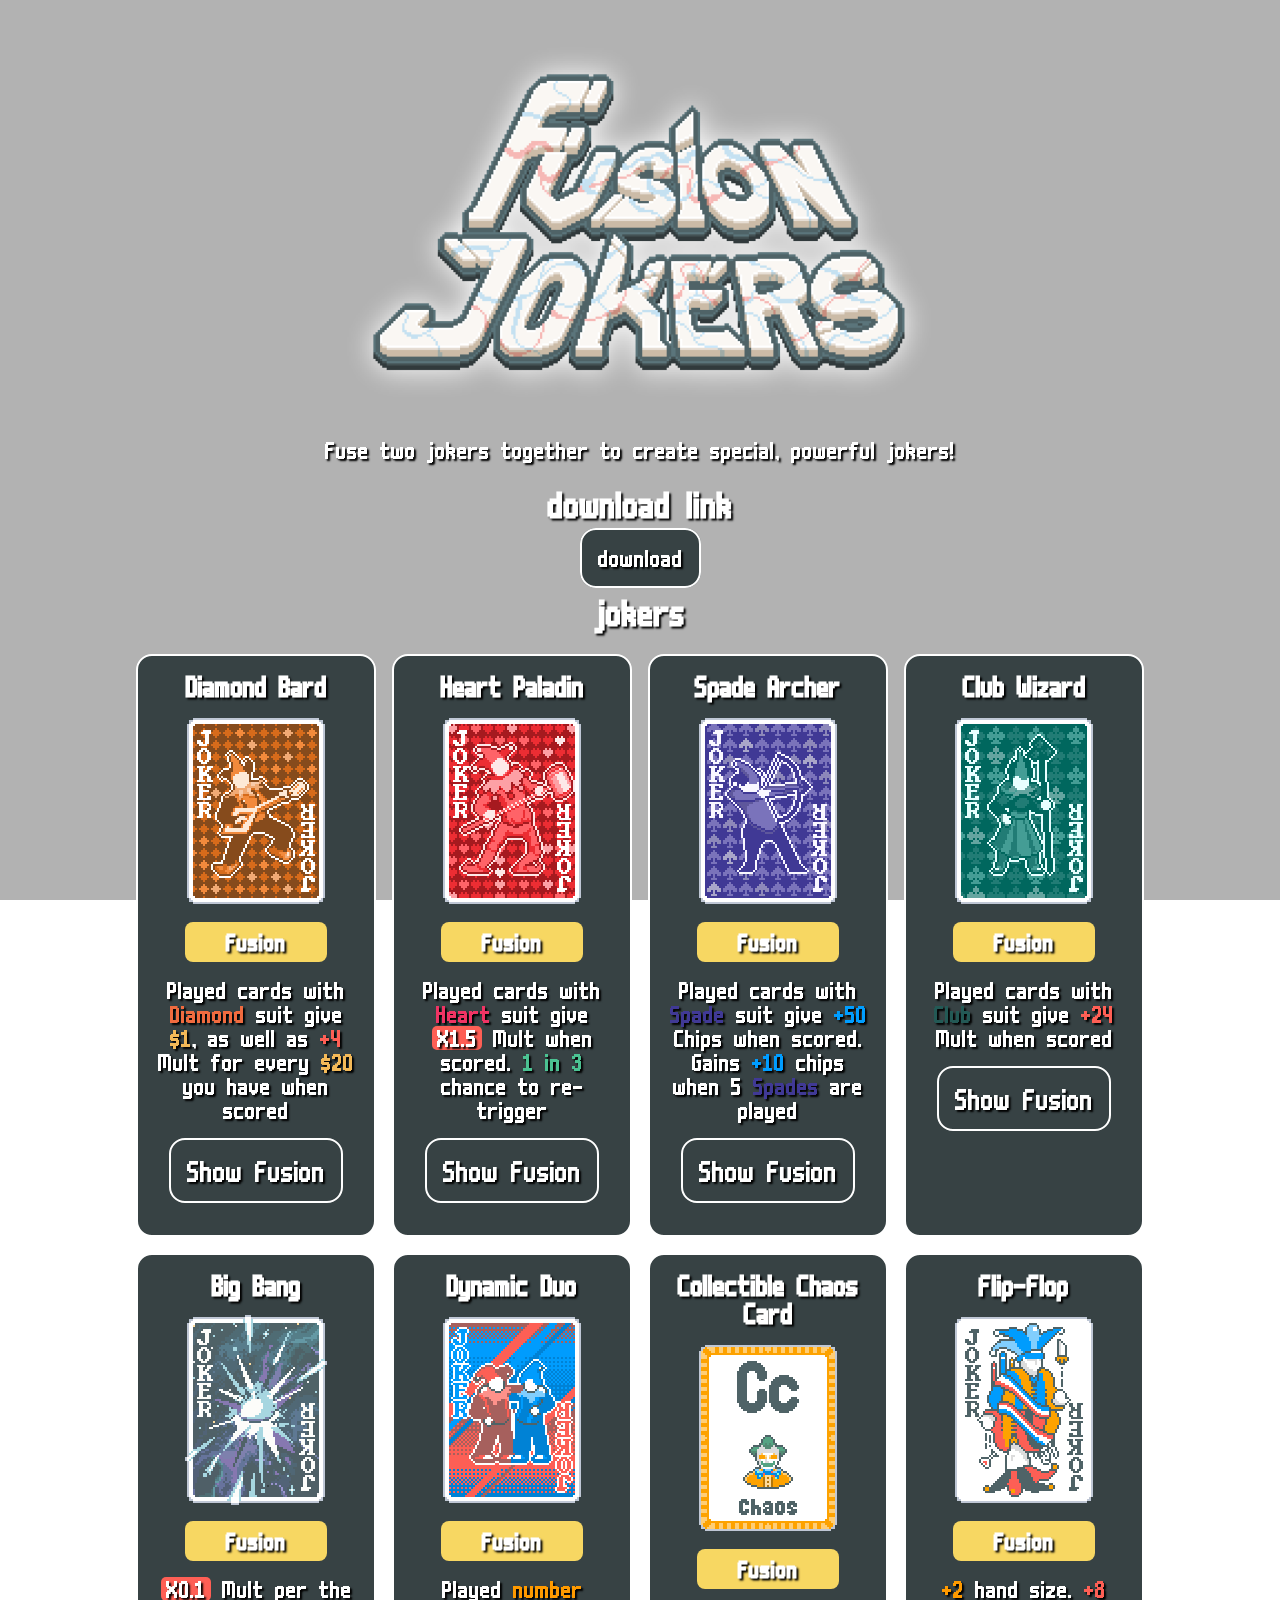
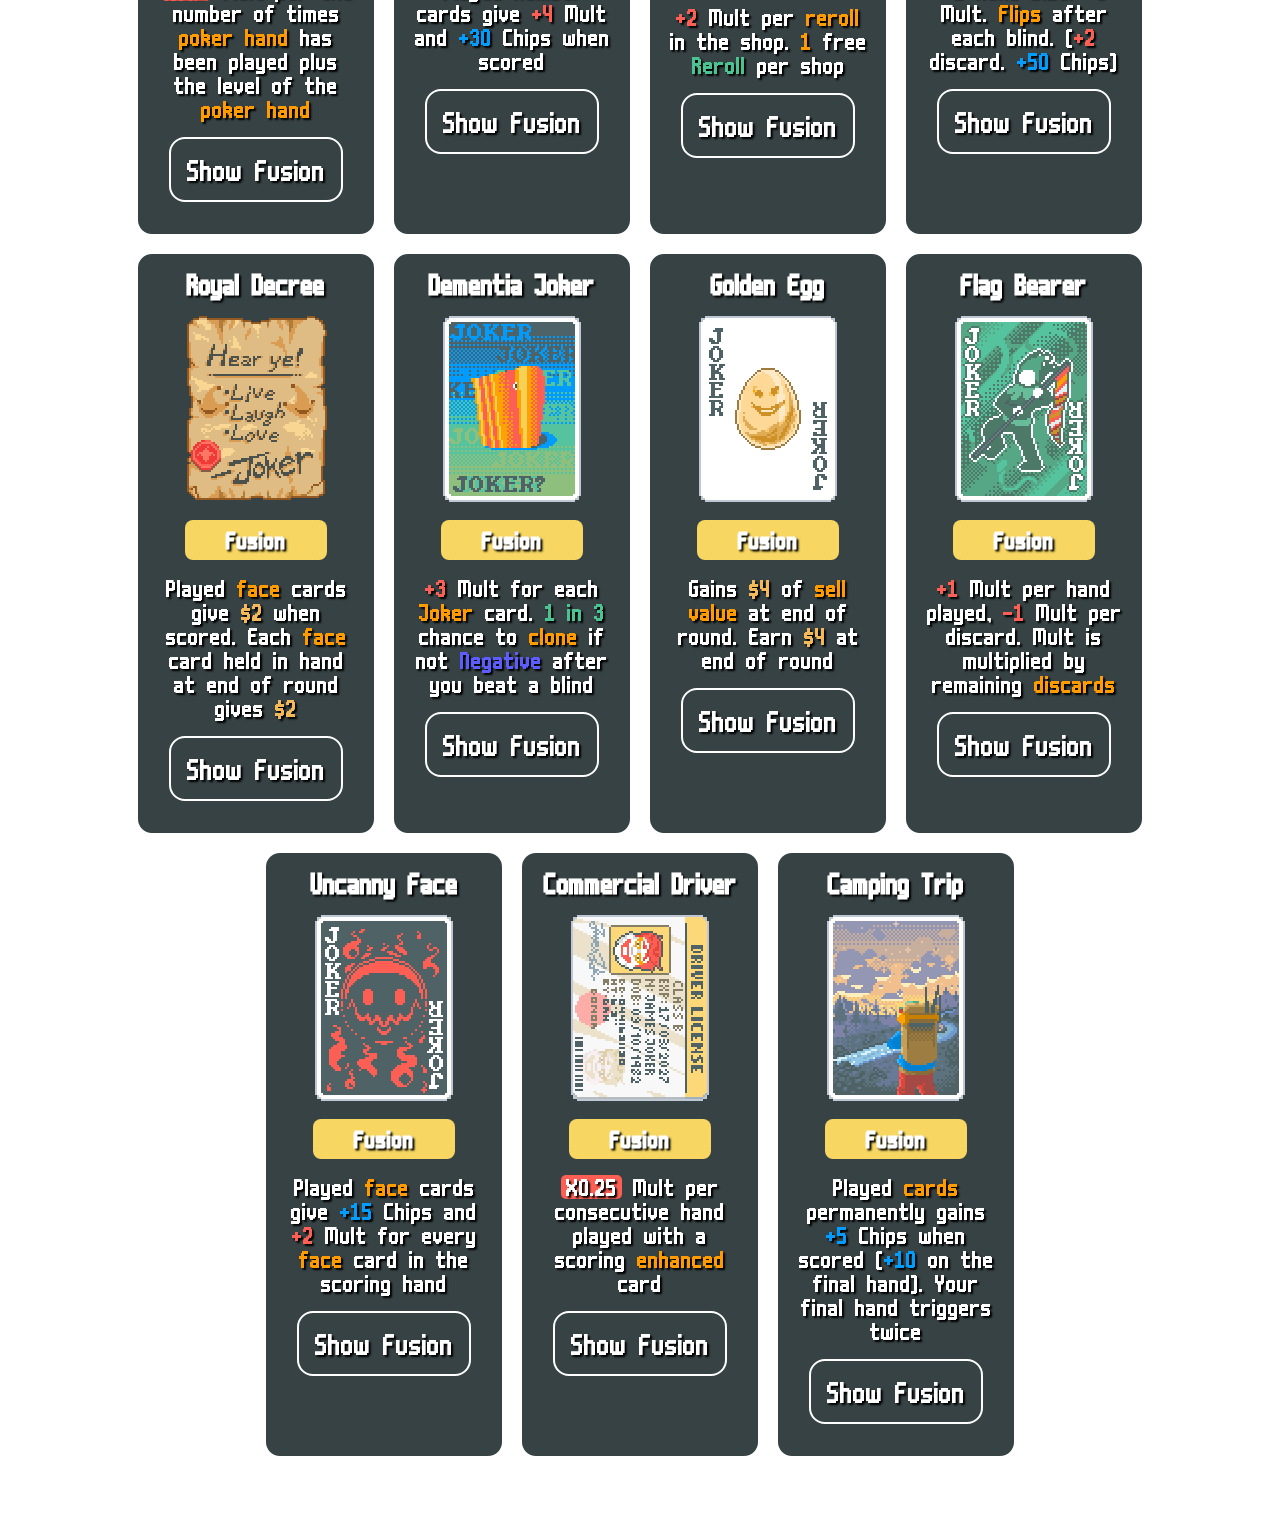
<file: index.html>
<!DOCTYPE html>
<html lang="en">
<head>
  <meta charset="UTF-8">
  <meta name="viewport" content="width=device-width, initial-scale=1.0">
  <title>mod name</title>
  <script src="https://xemantic.github.io/shader-web-background/dist/shader-web-background.min.js"></script>
  <script type="x-shader/x-fragment" id="image">
    precision mediump float;
    #define SPIN_EASE 0.8
    #define spin_time 5.
    #define spin_amount 0.3
    #define contrast 3.

    // #define PIXEL_SIZE_FAC 700.

    // default colours
    // #define colour_1 vec4(1.0,0.3725490196,0.3333333333,1.0)
    // #define colour_2 vec4(0.0,0.6156862745,1.0,1.0)
    // #define colour_3 vec4(0.2156862745,0.2588235294,0.2666666667,1.0)
    
    #define colour_1 vec4(1.0,1.0,0.3725490196,1.0)
    #define colour_2 vec4(1.0,1.0,0.6156862745,1.0)
    #define colour_3 vec4(0.2156862745,0.2588235294,0.2666666667,1.0)

    uniform vec2 iResolution;
    uniform float iTime;

    void main( )
    {
      // uncomment to enable pixelated bg
      // float pixel_size = length(iResolution.xy)/PIXEL_SIZE_FAC;
      float pixel_size = 1.0;
      vec2 uv = (floor(gl_FragCoord.xy*(1./pixel_size))*pixel_size - 0.5*iResolution.xy)/length(iResolution.xy) - vec2(0.12, 0.);
      
      float uv_len = length(uv);
      
      float speed = (spin_time*SPIN_EASE*0.2) + 302.2;
      float new_pixel_angle = (atan(uv.y, uv.x)) + speed - SPIN_EASE*20.*(1.*spin_amount*uv_len + (1. - 1.*spin_amount));
      
      vec2 mid = vec2(0.5, 0.5);
      uv = (vec2((uv_len * cos(new_pixel_angle) + mid.x), (uv_len * sin(new_pixel_angle) + mid.y)) - mid);
      
      uv *= 30.;
      speed = iTime*(2.);
      vec2 uv2 = vec2(uv.x+uv.y);

      for(int i=0; i < 5; i++) {
        uv2 += sin(max(uv.x, uv.y)) + uv;
        uv  += 0.5*vec2(cos(5.1123314 + 0.353*uv2.y + speed*0.131121),sin(uv2.x - 0.113*speed));
        uv  -= 1.0*cos(uv.x + uv.y) - 1.0*sin(uv.x*0.711 - uv.y);
      }
      
      float contrast_mod = (0.25*contrast + 0.5*spin_amount + 1.2);
      float paint_res =min(2., max(0.,length(uv)*(0.035)*contrast_mod));
      float c1p = max(0.,1. - contrast_mod*abs(1.-paint_res));
      float c2p = max(0.,1. - contrast_mod*abs(paint_res));
      float c3p = 1. - min(1., c1p + c2p);

      // Output to screen
      gl_FragColor = (0.3/contrast)*colour_1 + (1. - 0.3/contrast)*(colour_1*c1p + colour_2*c2p + vec4(c3p*colour_3.rgb, c3p*colour_1.a));
    }
  </script>

  <link rel="stylesheet" href="style.css">
</head>
<body>
  <script>
    let t = 0;
    requestAnimationFrame(function update() {
      t += 1/120;
      requestAnimationFrame(update);
    });
    shaderWebBackground.shade({
      shaders: {
        image: {
          uniforms: {
            iResolution: (gl, loc, ctx) => gl.uniform2f(loc, ctx.width, ctx.height),
            iTime: (gl, loc, ctx) => gl.uniform1f(loc, t)
          }
        }
      }
    });
  </script>
  <div class="bg">
  </div>
  <main>
    <h1><img src="img/logo.png" alt="Fusion Jokers"  width="600"></h1>
    <p>
      Fuse two jokers together to create special, powerful jokers!
    </p>
    <br>
    <h2>download link</h2>
    <br>
    <a href="https://example.com" id="download">download</a>
    <br>
    <br>
    <div class="jokersfull">
      <h2>jokers</h2>
      <br>
      <div class="jokers cards">
        
      </div>
      <br>
    </div>
    <div class="consumablesfull">
      <h2>consumables</h2>
      <br>
      <div class="consumables cards">
        
      </div>
      <br>
    </div>
    <div class="cardmodsfull">
      <h2>card modifications</h2>
      <br>
      <div class="cardmods cards">
        
      </div>
      <br>
    </div>
    <div class="decksfull">
      <h2>decks</h2>
      <br>
      <div class="decks cards">
        
      </div>
      <br>
    </div>
    <div class="stickersfull">
      <h2>stickers</h2>
      <br>
      <div class="stickers cards">
        
      </div>
      <br>
    </div>
    <div class="blindsfull">
      <h2>blinds</h2>
      <br>
      <div class="blinds cards">
        
      </div>
      <br>
    </div>
    <div class="shopitemsfull">
      <h2>shop items</h2>
      <br>
      <div class="shopitems cards">
        
      </div>
      <br>
    </div>
  </main>
  <script src="addjokers.js" defer></script>
</body>
</html>
</file>
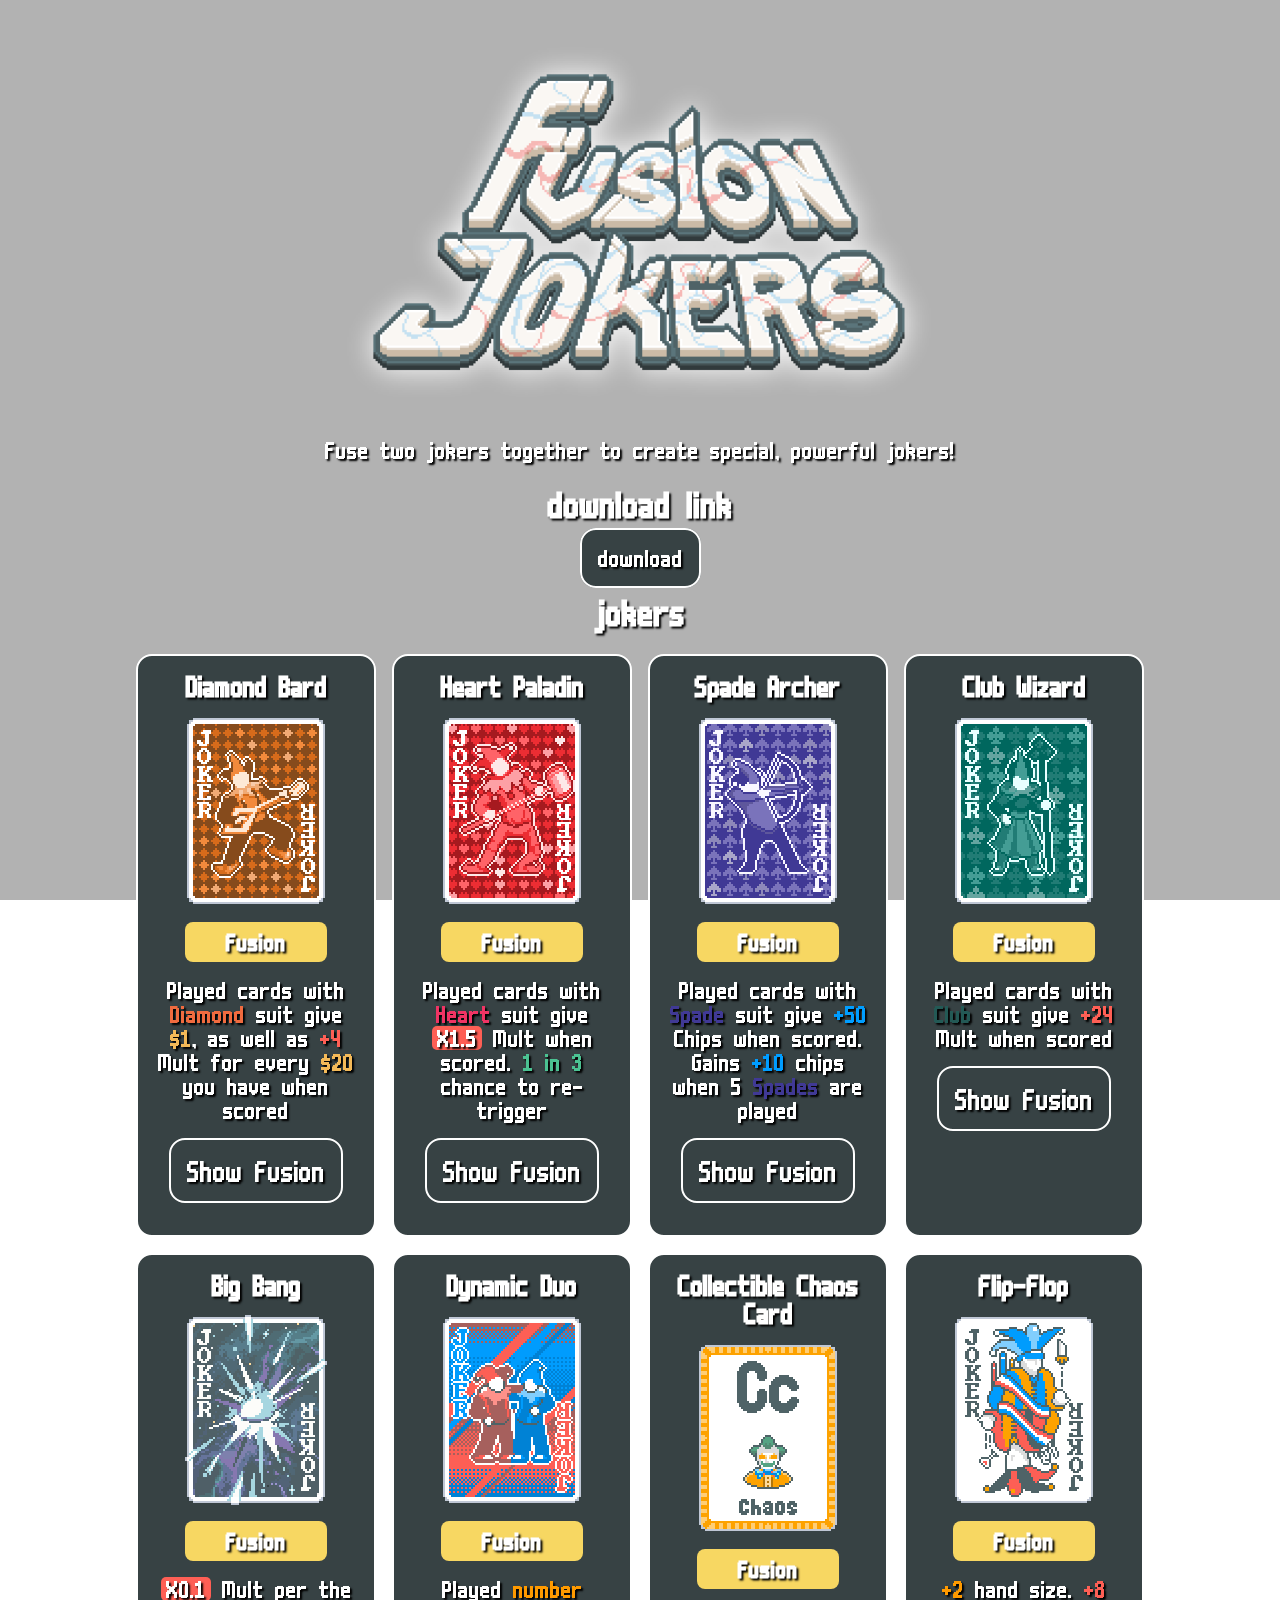
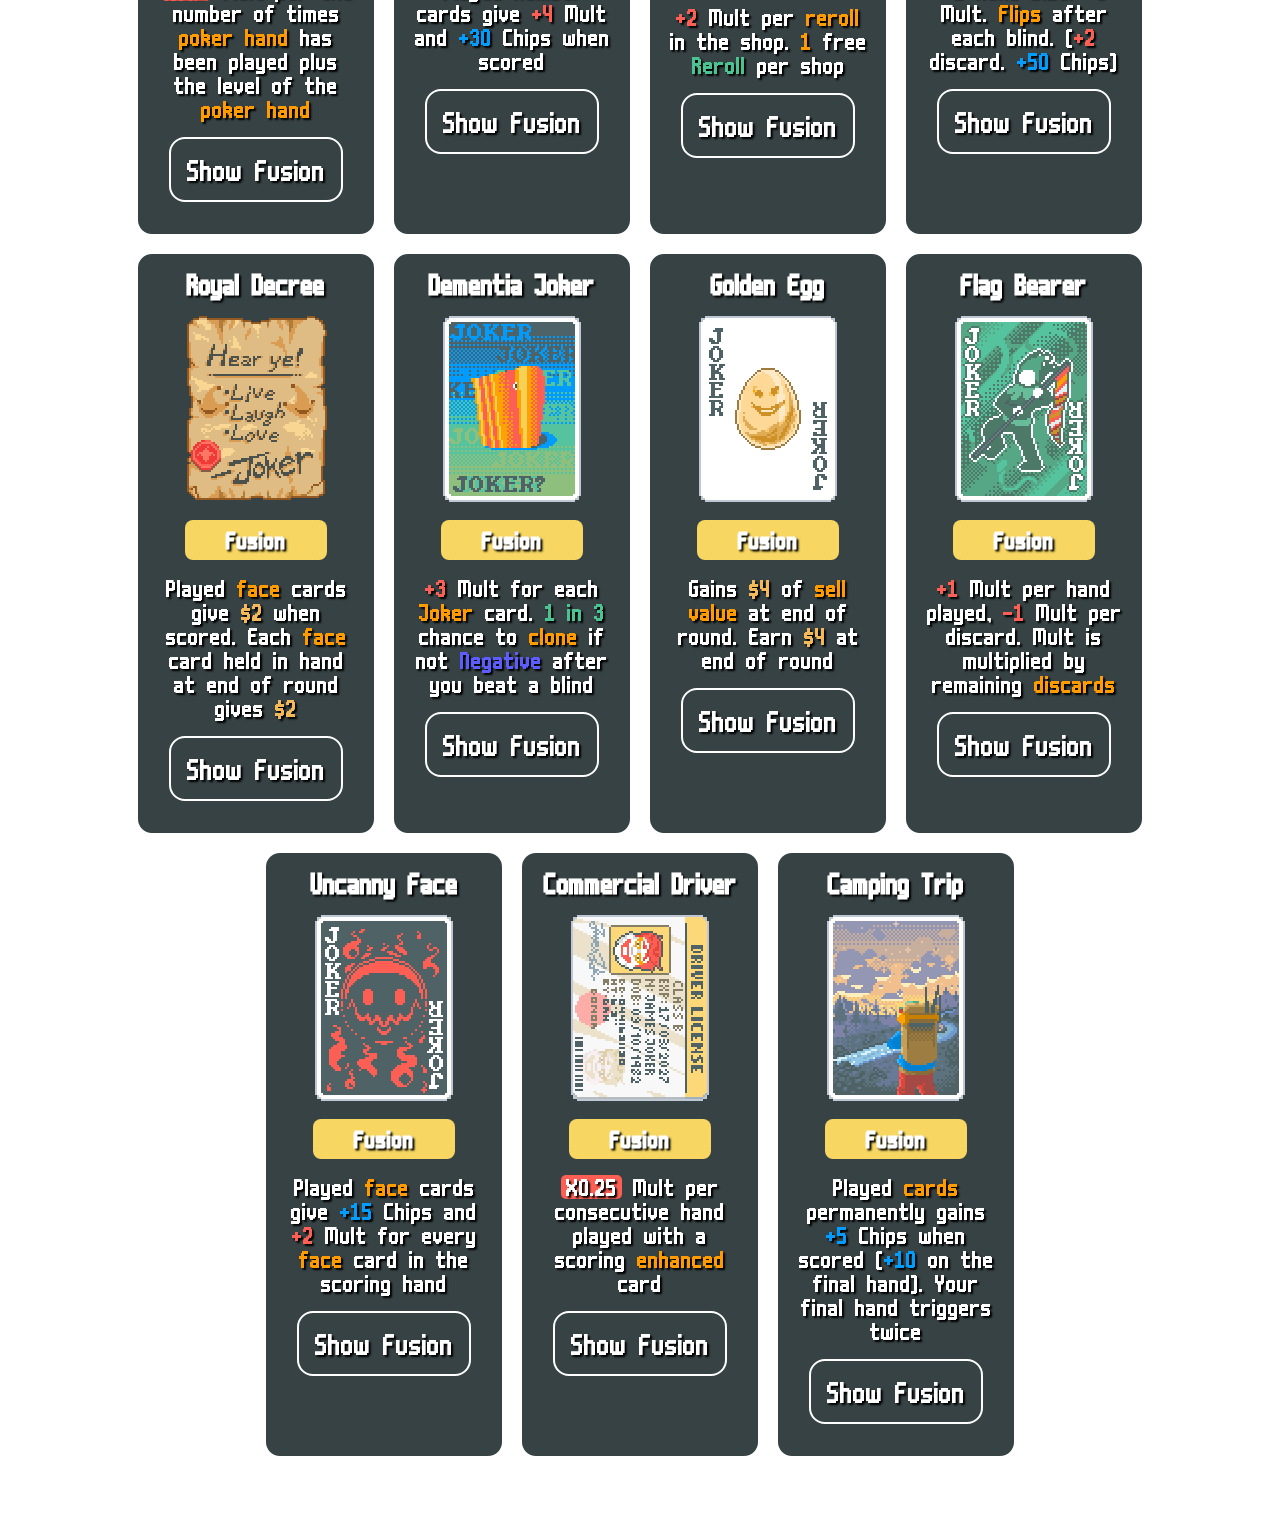
<file: docs/index.html>
<!DOCTYPE html>
<html lang="en">
<head>
  <meta charset="UTF-8">
  <meta name="viewport" content="width=device-width, initial-scale=1.0">
  <title>Fusion Jokers</title>
  <script src="https://xemantic.github.io/shader-web-background/dist/shader-web-background.min.js"></script>
  <script type="x-shader/x-fragment" id="image">
    precision mediump float;
    #define SPIN_EASE 0.8
    #define spin_time 5.
    #define spin_amount 0.3
    #define contrast 3.

    // #define PIXEL_SIZE_FAC 700.

    // default colours
    // #define colour_1 vec4(1.0,0.3725490196,0.3333333333,1.0)
    // #define colour_2 vec4(0.0,0.6156862745,1.0,1.0)
    // #define colour_3 vec4(0.2156862745,0.2588235294,0.2666666667,1.0)
    
    #define colour_1 vec4(1.0,1.0,0.3725490196,1.0)
    #define colour_2 vec4(1.0,1.0,0.6156862745,1.0)
    #define colour_3 vec4(0.2156862745,0.2588235294,0.2666666667,1.0)

    uniform vec2 iResolution;
    uniform float iTime;

    void main( )
    {
      // uncomment to enable pixelated bg
      // float pixel_size = length(iResolution.xy)/PIXEL_SIZE_FAC;
      float pixel_size = 1.0;
      vec2 uv = (floor(gl_FragCoord.xy*(1./pixel_size))*pixel_size - 0.5*iResolution.xy)/length(iResolution.xy) - vec2(0.12, 0.);
      
      float uv_len = length(uv);
      
      float speed = (spin_time*SPIN_EASE*0.2) + 302.2;
      float new_pixel_angle = (atan(uv.y, uv.x)) + speed - SPIN_EASE*20.*(1.*spin_amount*uv_len + (1. - 1.*spin_amount));
      
      vec2 mid = vec2(0.5, 0.5);
      uv = (vec2((uv_len * cos(new_pixel_angle) + mid.x), (uv_len * sin(new_pixel_angle) + mid.y)) - mid);
      
      uv *= 30.;
      speed = iTime*(2.);
      vec2 uv2 = vec2(uv.x+uv.y);

      for(int i=0; i < 5; i++) {
        uv2 += sin(max(uv.x, uv.y)) + uv;
        uv  += 0.5*vec2(cos(5.1123314 + 0.353*uv2.y + speed*0.131121),sin(uv2.x - 0.113*speed));
        uv  -= 1.0*cos(uv.x + uv.y) - 1.0*sin(uv.x*0.711 - uv.y);
      }
      
      float contrast_mod = (0.25*contrast + 0.5*spin_amount + 1.2);
      float paint_res =min(2., max(0.,length(uv)*(0.035)*contrast_mod));
      float c1p = max(0.,1. - contrast_mod*abs(1.-paint_res));
      float c2p = max(0.,1. - contrast_mod*abs(paint_res));
      float c3p = 1. - min(1., c1p + c2p);

      // Output to screen
      gl_FragColor = (0.3/contrast)*colour_1 + (1. - 0.3/contrast)*(colour_1*c1p + colour_2*c2p + vec4(c3p*colour_3.rgb, c3p*colour_1.a));
    }
  </script>

  <link rel="stylesheet" href="style.css">
</head>
<body>
  <script>
    let t = 0;
    requestAnimationFrame(function update() {
      t += 1/120;
      requestAnimationFrame(update);
    });
    shaderWebBackground.shade({
      shaders: {
        image: {
          uniforms: {
            iResolution: (gl, loc, ctx) => gl.uniform2f(loc, ctx.width, ctx.height),
            iTime: (gl, loc, ctx) => gl.uniform1f(loc, t)
          }
        }
      }
    });
  </script>
  <div class="bg">
  </div>
  <main>
    <h1><img src="img/logo.png" alt="Fusion Jokers"  width="600"></h1>
    <p>
      Fuse two jokers together to create special, powerful jokers!
    </p>
    <br>
    <h2>download link</h2>
    <br>
    <a href="https://github.com/itayfeder/Fusion-Jokers/releases/" id="download">download</a>
    <br>
    <br>
    <div class="jokersfull">
      <h2>jokers</h2>
      <br>
      <div class="jokers cards">
        
      </div>
      <br>
    </div>
    <div class="consumablesfull">
      <h2>consumables</h2>
      <br>
      <div class="consumables cards">
        
      </div>
      <br>
    </div>
    <div class="cardmodsfull">
      <h2>card modifications</h2>
      <br>
      <div class="cardmods cards">
        
      </div>
      <br>
    </div>
    <div class="decksfull">
      <h2>decks</h2>
      <br>
      <div class="decks cards">
        
      </div>
      <br>
    </div>
    <div class="stickersfull">
      <h2>stickers</h2>
      <br>
      <div class="stickers cards">
        
      </div>
      <br>
    </div>
    <div class="blindsfull">
      <h2>blinds</h2>
      <br>
      <div class="blinds cards">
        
      </div>
      <br>
    </div>
    <div class="shopitemsfull">
      <h2>shop items</h2>
      <br>
      <div class="shopitems cards">
        
      </div>
      <br>
    </div>
  </main>
  <script src="addjokers.js" defer></script>
</body>
</html>
</file>
<file: style.css>
/* import m6x11plus.ttf */

@font-face {
  font-family: 'm6x11plus';
  src: url('m6x11plus.ttf') format('truetype');
}

* {
  margin: 0;
  padding: 0;
  box-sizing: border-box;

  font-family: 'm6x11plus';
  text-shadow: #000 2px 2px 2px;
}

.bg {
  position: fixed;
  top: 0;
  left: 0;
  width: 100%;
  height: 100%;
  background: #000;
  opacity: 0.3;
  z-index: -1;
  pointer-events: none;
}

main {
  text-align: center;
  color: white;
  padding: 1rem;
  width: min(90rem, 100%);
  margin: 1rem auto;
  font-size: 1.5rem;
}

h1 {
  font-size: 3rem;
  margin-bottom: 1rem;
}

.cards {
  display: flex;
  grid-template-columns: repeat(auto-fill, minmax(15rem, 1fr));
  justify-content: center;
  flex: 1;
  gap: 1rem;
  flex-wrap: wrap;
}
.joker {
  display: flex;
  flex-direction: column;
  align-items: center;
  gap: 1rem;
  padding: 1rem;
  border: 2px solid white;
  border-radius: 1rem;
  width: 15rem;

  background-color: #374244;
}
.joker img {
  height: 190px;
  image-rendering: pixelated;
}
img.hasback {
  background-image: url("img/sticker_bg.png");
  background-size: 142px 190px;
}
@keyframes blind-animate {
  from {object-position: 0px 0px}
  to {object-position: -2720px 0px}
}
.blinds .joker img {
  width: 136px;
  height: 136px;
  object-fit: cover;
  animation: blind-animate 2.1s linear infinite;
  animation-timing-function: steps(20, start);
}

#download {
  background-color: #374244;
  color: white;
  padding: 1rem;
  border: 2px solid white;
  border-radius: 1rem;
  cursor: pointer;
  text-decoration: none;
}

.rarity {
  width: 142px;
  border-radius: 8px;
  padding: 8px;
}
.soulholder {
  width: 142px;
  height: 190px;
  position: relative;
}
.soulholder img {
  position: absolute;
}
@keyframes soul-rotate {
  from {transform: rotateZ(-3deg)}
  to {transform: rotateZ(3deg)}
}
.soul-top {
  width: 142px;
  object-fit: cover;
  object-position: bottom;
  top: 0;
  left: 0;
  filter: drop-shadow(0px 0px 5px #4f6367);
  animation: soul-rotate 15s ease-in-out infinite alternate;
  animation-delay: -7.5s
}
.soul-bg {
  width: 142px;
  object-fit: cover;
  object-position: top;
  top: 0;
  left: 0;
}

/* Style the button that is used to open and close the collapsible content */
.collapsible {
  background-color: #374244;
  color: white;
  padding: 1rem;
  border: 2px solid white;
  border-radius: 1rem;
  cursor: pointer;
  text-decoration: none;
  font-size: larger;
}

/* Style the collapsible content. Note: hidden by default */
.content {
  padding: 0 18px;
  max-height: 0;
  overflow: hidden;
  transition: max-height 0.2s ease-out;
}
</file>
<file: docs/style.css>
/* import m6x11plus.ttf */

@font-face {
  font-family: 'm6x11plus';
  src: url('m6x11plus.ttf') format('truetype');
}

* {
  margin: 0;
  padding: 0;
  box-sizing: border-box;

  font-family: 'm6x11plus';
  text-shadow: #000 2px 2px 2px;
}

.bg {
  position: fixed;
  top: 0;
  left: 0;
  width: 100%;
  height: 100%;
  background: #000;
  opacity: 0.3;
  z-index: -1;
  pointer-events: none;
}

main {
  text-align: center;
  color: white;
  padding: 1rem;
  width: min(90rem, 100%);
  margin: 1rem auto;
  font-size: 1.5rem;
}

h1 {
  font-size: 3rem;
  margin-bottom: 1rem;
}

.cards {
  display: flex;
  grid-template-columns: repeat(auto-fill, minmax(15rem, 1fr));
  justify-content: center;
  flex: 1;
  gap: 1rem;
  flex-wrap: wrap;
}
.joker {
  display: flex;
  flex-direction: column;
  align-items: center;
  gap: 1rem;
  padding: 1rem;
  border: 2px solid white;
  border-radius: 1rem;
  width: 15rem;

  background-color: #374244;
}
.joker img {
  height: 190px;
  image-rendering: pixelated;
}
img.hasback {
  background-image: url("img/sticker_bg.png");
  background-size: 142px 190px;
}
@keyframes blind-animate {
  from {object-position: 0px 0px}
  to {object-position: -2720px 0px}
}
.blinds .joker img {
  width: 136px;
  height: 136px;
  object-fit: cover;
  animation: blind-animate 2.1s linear infinite;
  animation-timing-function: steps(20, start);
}

#download {
  background-color: #374244;
  color: white;
  padding: 1rem;
  border: 2px solid white;
  border-radius: 1rem;
  cursor: pointer;
  text-decoration: none;
}

.rarity {
  width: 142px;
  border-radius: 8px;
  padding: 8px;
}
.soulholder {
  width: 142px;
  height: 190px;
  position: relative;
}
.soulholder img {
  position: absolute;
}
@keyframes soul-rotate {
  from {transform: rotateZ(-3deg)}
  to {transform: rotateZ(3deg)}
}
.soul-top {
  width: 142px;
  object-fit: cover;
  object-position: bottom;
  top: 0;
  left: 0;
  filter: drop-shadow(0px 0px 5px #4f6367);
  animation: soul-rotate 15s ease-in-out infinite alternate;
  animation-delay: -7.5s
}
.soul-bg {
  width: 142px;
  object-fit: cover;
  object-position: top;
  top: 0;
  left: 0;
}

/* Style the button that is used to open and close the collapsible content */
.collapsible {
  background-color: #374244;
  color: white;
  padding: 1rem;
  border: 2px solid white;
  border-radius: 1rem;
  cursor: pointer;
  text-decoration: none;
  font-size: larger;
}

/* Style the collapsible content. Note: hidden by default */
.content {
  padding: 0 18px;
  max-height: 0;
  overflow: hidden;
  transition: max-height 0.2s ease-out;
}
</file>
